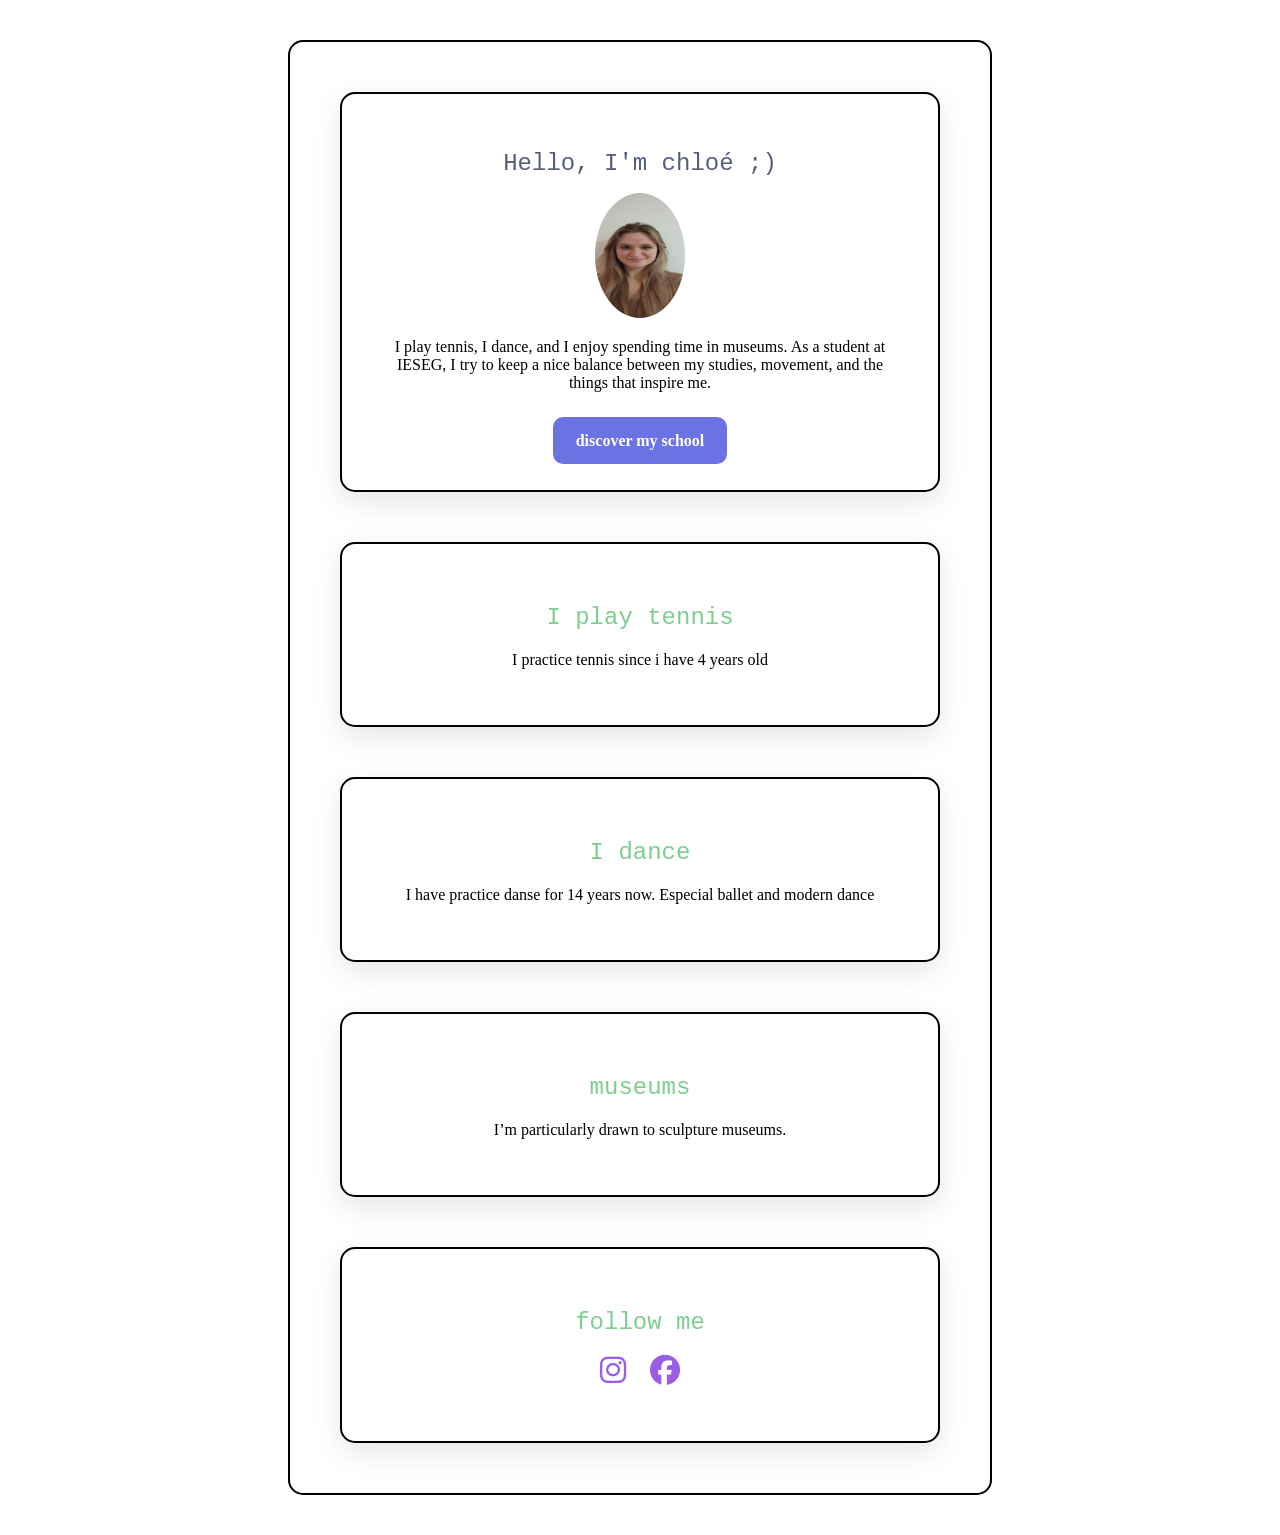
<file: index.html>
<!doctype html>

<html>

<head>
	<title>Chloé COUVANT profile</title>
	<meta name="description" content="this is the profile of Chloé">
	<meta charset="UTF-8">
	<link rel="stylesheet" href="https://cdnjs.cloudflare.com/ajax/libs/font-awesome/6.5.0/css/all.min.css">
	<link rel="preconnect" href="https://fonts.googleapis.com">
	<link rel="preconnect" href="https://fonts.gstatic.com" crossorigin>
	<link href="https://fonts.googleapis.com/css2?family=Bangers&display=swap" rel="stylesheet">
	<link rel="stylesheet" href="style.css">
</head>

<body>
	<div class="container">
		<div class="card-white" id="introduction">
			<h1> Hello, I'm chloé ;)</h1>
			
			<img src="images/profile.jpg" class= "img-circle"alt="Chloé COUVANT">	
			<p>  
				I play tennis, I dance, and I enjoy spending time in museums. As a student at IESEG, I try to keep a nice balance between my studies, movement, and the things that inspire me.
			</p>
			<a href="https://www.ieseg.fr/" class="btn-blue" target="_blank">discover my school</a>
		</div >

		<div class="card-white">
			<h2> I play tennis</h2>
			
			<p> 
				I practice tennis since i have 4 years old
			</p>	
		</div>
		
		<div class="card-white">
			<h2> I dance</h2>
			
			<p>
				I have practice danse for 14 years now. Especial ballet and modern dance
			</p>	
		</div>
		
		<div class="card-white">
			<h2>museums</h2>
			
			<p>
				I’m particularly drawn to sculpture museums.
			</p>	
		</div>
		
		<div class="card-white">
			<h2> follow me </h2>
			
			<ul class="list-inline">
			 <li>
			 	<a href="https://www.instagram.com/chloe.2513/"> <i class="fa-brands fa-instagram"></i>  </a>
			 </li>
			 <li>
			 	<a href="https://www.facebook.com/chloe.Couvant"> <i class="fa-brands fa-facebook"></i></a>
			 </li>
			</ul>	
		</div>
	</div>
	

	

</body>


</html>
</file>
<file: style.css>
/*colors and font*/
border{
	background: rgb(230,230,230);
	color: rgb(30,30,30);
	.bangers-regular {
		font-family: "Bangers", system-ui;
  		font-weight: 400;
  		font-style: normal;
	}
}
h1, h2, h3 {
	font-family: courier;
}
h1 {
	color: #575F7D;
	font-size: 24px;
	font-weight: lighter;
}
h2 {
	color: #7ECE90 ;
	font-size: 24px;
	font-weight: lighter;
}
a{
	text-decoration: none;
	color: #6B72E1;
	font-weight: bold;
	tr
}
a:hover{
	color: black;
}
/*custome disign with class*/
.container {
	width: 700px;
	margin: 40px auto;
	border-radius: 15px;
}


}
@media (max-width: 500px) {
	.container {
		width: 400px;
	}
}

.card-white {
		background: white;
		padding: 40px;
		margin: 50px;
		box-shadow: 0px 10px 30px rgba(0, 0, 0, 0.1);
		border-radius: 15px ;
		text-align: center;
}
.img-circle {
	border-radius: 50%;
	width: 90px;
	height: 125px;
}
.btn-blue {
	background-color: #6B72E1;
	color: white;
	padding: 15px 23px;
	border-radius: 10px;
}
.btn-blue:hover {
	background: black;
	color: white;
	padding: 20px 30px;
}
.list-inline {
	list-style: none;
	padding-left: 0px;
}

.list-inline li {
	display: inline;
	padding: 10px;
}

.list-inline i {
	font-size: 30px;
	color: #9b5de5;
}
.list-inline i:hover {
	font-size: 35px;
	color: #5A189A;
}
/* design adjustement using id (1% design remaining) */
#introduction p {
	margin-bottom: 40px;
}

div {
	background: white;
	border: 2px solid black;
	margin: 10px auto;
}
</file>
<file: my profil/style.css>
/*colors and font*/
border{
	background: rgb(230,230,230);
	color: rgb(30,30,30);
	.bangers-regular {
		font-family: "Bangers", system-ui;
  		font-weight: 400;
  		font-style: normal;
	}
}
h1, h2, h3 {
	font-family: courier;
}
h1 {
	color: #575F7D;
	font-size: 24px;
	font-weight: lighter;
}
h2 {
	color: #7ECE90 ;
	font-size: 24px;
	font-weight: lighter;
}
a{
	text-decoration: none;
	color: #6B72E1;
	font-weight: bold;
	tr
}
a:hover{
	color: black;
}
/*custome disign with class*/
.container {
	width: 700px;
	margin: 40px auto;
	border-radius: 15px;
}


}
@media (max-width: 500px) {
	.container {
		width: 400px;
	}
}

.card-white {
		background: white;
		padding: 40px;
		margin: 50px;
		box-shadow: 0px 10px 30px rgba(0, 0, 0, 0.1);
		border-radius: 15px ;
		text-align: center;
}
.img-circle {
	border-radius: 50%;
	width: 90px;
	height: 125px;
}
.btn-blue {
	background-color: #6B72E1;
	color: white;
	padding: 15px 23px;
	border-radius: 10px;
}
.btn-blue:hover {
	background: black;
	color: white;
	padding: 20px 30px;
}
.list-inline {
	list-style: none;
	padding-left: 0px;
}

.list-inline li {
	display: inline;
	padding: 10px;
}

.list-inline i {
	font-size: 30px;
	color: #9b5de5;
}
.list-inline i:hover {
	font-size: 35px;
	color: #5A189A;
}
/* design adjustement using id (1% design remaining) */
#introduction p {
	margin-bottom: 40px;
}

div {
	background: white;
	border: 2px solid black;
	margin: 10px auto;
}
</file>
